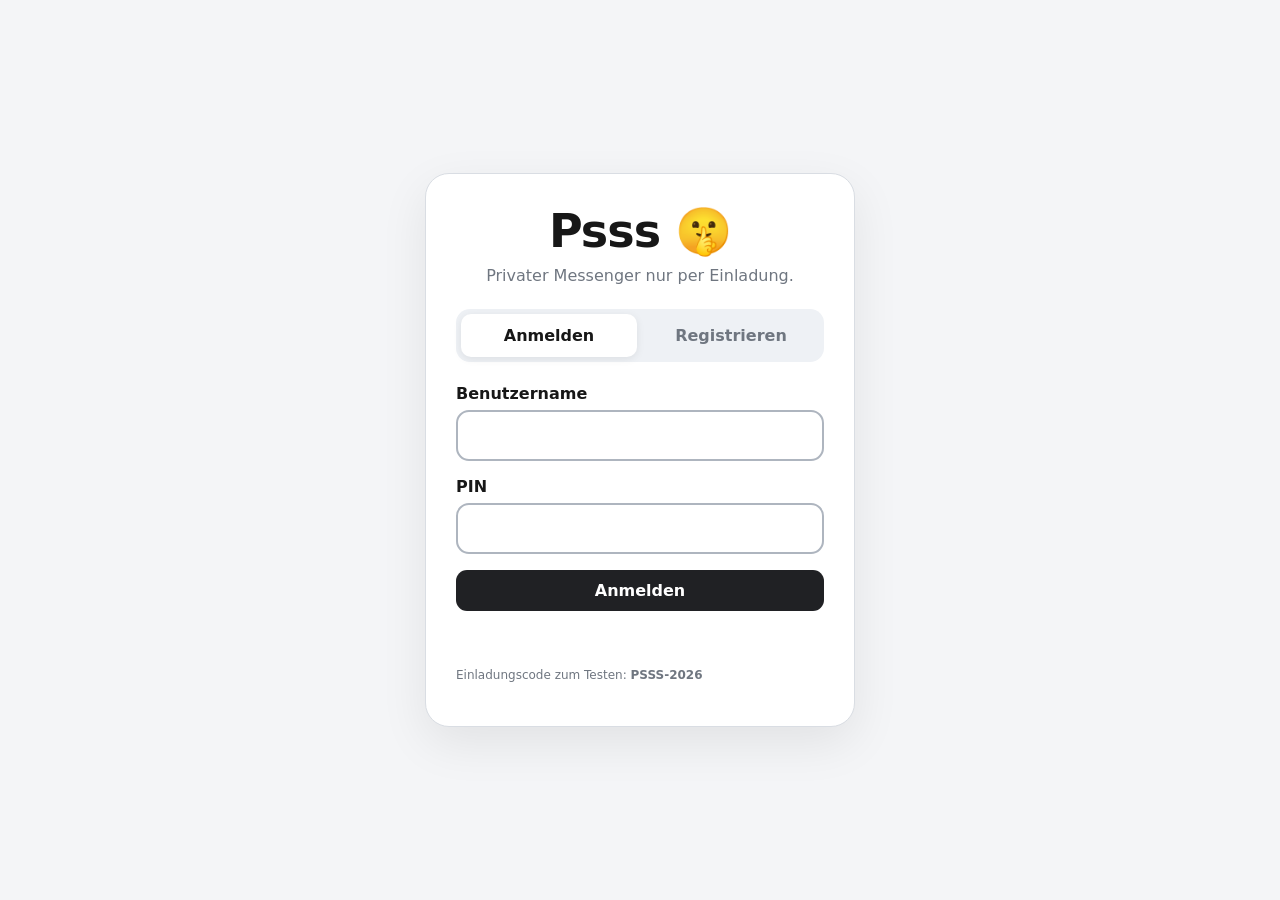
<file: index-1.html>
<!doctype html>
<html lang="de">
<head>
<meta charset="utf-8">
<meta name="viewport" content="width=device-width,initial-scale=1,viewport-fit=cover">
<meta name="theme-color" content="#111111">
<title>Psss 🤫</title>
<style>
:root{
  --bg:#f4f5f7;
  --panel:#ffffff;
  --text:#171717;
  --muted:#6f7680;
  --line:#d9dde3;
  --accent:#202124;
  --soft:#eef1f5;
}
*{box-sizing:border-box}
html,body{
  margin:0;
  min-height:100%;
  font-family:system-ui,-apple-system,Segoe UI,Roboto,sans-serif;
  background:var(--bg);
  color:var(--text)
}
button,input{font:inherit}
button{cursor:pointer}
.hidden{display:none!important}

.page{
  min-height:100vh;
  display:grid;
  place-items:center;
  padding:24px
}
.auth-card{
  width:min(100%,430px);
  background:var(--panel);
  border:1px solid var(--line);
  border-radius:24px;
  padding:30px;
  box-shadow:0 16px 48px rgba(0,0,0,.08)
}
.brand{
  font-size:46px;
  font-weight:900;
  text-align:center;
  letter-spacing:-1px
}
.subtitle{
  text-align:center;
  color:var(--muted);
  margin:8px 0 24px
}
.tabs{
  display:grid;
  grid-template-columns:1fr 1fr;
  gap:6px;
  background:var(--soft);
  padding:5px;
  border-radius:14px;
  margin-bottom:22px
}
.tab{
  border:0;
  background:transparent;
  border-radius:10px;
  padding:12px;
  font-weight:800;
  color:var(--muted)
}
.tab.active{
  background:#fff;
  color:var(--text);
  box-shadow:0 2px 8px rgba(0,0,0,.08)
}
.form{
  display:grid;
  gap:16px
}
label{
  display:grid;
  gap:7px;
  font-weight:750
}
input{
  width:100%;
  padding:14px 15px;
  border:2px solid #aeb5bf;
  border-radius:13px;
  background:#fff;
  color:#111;
  outline:none
}
input:focus{
  border-color:var(--accent);
  box-shadow:0 0 0 3px rgba(32,33,36,.12)
}
.primary,.ghost,.side-actions button,.dialog-actions button{
  border:0;
  border-radius:11px;
  padding:11px 14px;
  font-weight:800
}
.primary{
  background:var(--accent);
  color:#fff
}
.ghost{
  background:transparent;
  color:var(--text);
  border:1px solid var(--line)
}
.status{
  min-height:24px;
  text-align:center;
  color:#b42318
}
.hint{
  font-size:12px;
  color:var(--muted);
  line-height:1.4
}
.topbar{
  height:70px;
  background:#fff;
  border-bottom:1px solid var(--line);
  display:flex;
  align-items:center;
  justify-content:space-between;
  padding:0 18px
}
.topbar-title{
  display:grid
}
.topbar-title small{
  color:var(--muted)
}
.app-grid{
  display:grid;
  grid-template-columns:320px 1fr;
  height:calc(100vh - 70px)
}
.sidebar{
  background:#fff;
  border-right:1px solid var(--line);
  overflow:auto
}
.side-head{
  padding:16px
}
.side-head h2{
  margin:0 0 10px
}
.side-actions{
  display:flex;
  gap:8px;
  flex-wrap:wrap
}
.side-actions button{
  background:var(--accent);
  color:#fff
}
.chat-list{
  border-top:1px solid var(--line)
}
.chat-item{
  padding:14px 16px;
  border-bottom:1px solid var(--line);
  cursor:pointer
}
.chat-item:hover,.chat-item.active{
  background:#f0f2f5
}
.chat-item strong{
  display:block
}
.meta{
  font-size:12px;
  color:var(--muted);
  margin-top:4px
}
.chat-area{
  min-width:0
}
.empty{
  height:100%;
  display:grid;
  place-content:center;
  text-align:center;
  color:var(--muted);
  padding:24px
}
.empty h2{
  margin:4px 0;
  color:var(--text)
}
.empty-emoji{
  font-size:56px
}
.chat-panel{
  height:100%;
  display:grid;
  grid-template-rows:auto 1fr auto
}
.chat-head{
  padding:14px 18px;
  background:#fff;
  border-bottom:1px solid var(--line)
}
.chat-head h2{
  margin:0
}
.chat-head small{
  color:var(--muted)
}
.messages{
  overflow:auto;
  padding:18px;
  display:flex;
  flex-direction:column;
  gap:10px
}
.message{
  max-width:76%;
  padding:10px 13px;
  border-radius:17px;
  background:#e5e7eb
}
.message.mine{
  align-self:flex-end;
  background:var(--accent);
  color:#fff
}
.sender{
  font-size:11px;
  font-weight:800;
  margin-bottom:3px
}
.time{
  font-size:10px;
  opacity:.65;
  text-align:right;
  margin-top:4px
}
.composer{
  display:grid;
  grid-template-columns:1fr 50px;
  gap:10px;
  padding:12px;
  background:#fff;
  border-top:1px solid var(--line)
}
.send{
  border:0;
  border-radius:50%;
  background:var(--accent);
  color:#fff;
  font-size:20px
}
dialog{
  border:0;
  border-radius:18px;
  padding:0
}
dialog::backdrop{
  background:rgba(0,0,0,.55)
}
.dialog-form{
  padding:22px;
  min-width:min(380px,86vw);
  display:grid;
  gap:14px
}
.dialog-actions{
  display:flex;
  justify-content:flex-end;
  gap:8px
}
.dialog-actions button{
  background:var(--soft)
}
.dialog-actions .primary{
  background:var(--accent);
  color:#fff
}
@media(max-width:760px){
  .app-grid{
    grid-template-columns:1fr;
    height:auto
  }
  .sidebar{
    border-right:0;
    border-bottom:1px solid var(--line);
    max-height:42vh
  }
  .chat-area{
    height:50vh
  }
}
</style>
</head>
<body>

<div id="authPage" class="page">
  <section class="auth-card">
    <div class="brand">Psss 🤫</div>
    <p class="subtitle">Privater Messenger nur per Einladung.</p>

    <div class="tabs">
      <button id="loginTab" class="tab active" type="button">Anmelden</button>
      <button id="registerTab" class="tab" type="button">Registrieren</button>
    </div>

    <form id="loginForm" class="form">
      <label>Benutzername
        <input id="loginUser" required autocomplete="username">
      </label>
      <label>PIN
        <input id="loginPin" type="password" inputmode="numeric" minlength="4" maxlength="8" required>
      </label>
      <button class="primary" type="submit">Anmelden</button>
    </form>

    <form id="registerForm" class="form hidden">
      <label>Dein Name
        <input id="displayName" required maxlength="40">
      </label>
      <label>Benutzername
        <input id="registerUser" required maxlength="24">
      </label>
      <label>PIN
        <input id="registerPin" type="password" inputmode="numeric" minlength="4" maxlength="8" required>
      </label>
      <label>Einladungscode
        <input id="inviteCode" value="PSSS-2026" required>
      </label>
      <button class="primary" type="submit">Registrieren</button>
    </form>

    <p id="status" class="status"></p>
    <p class="hint">Einladungscode zum Testen: <strong>PSSS-2026</strong></p>
  </section>
</div>

<div id="appPage" class="hidden">
  <header class="topbar">
    <div class="topbar-title">
      <strong>Psss 🤫</strong>
      <small id="me"></small>
    </div>
    <button id="logoutBtn" class="ghost" type="button">Abmelden</button>
  </header>

  <div class="app-grid">
    <aside class="sidebar">
      <div class="side-head">
        <h2>Chats</h2>
        <div class="side-actions">
          <button id="friendBtn" type="button">+ Freund</button>
          <button id="groupBtn" type="button">+ Gruppe</button>
        </div>
      </div>
      <div id="chatList" class="chat-list"></div>
    </aside>

    <main class="chat-area">
      <div id="emptyChat" class="empty">
        <div class="empty-emoji">🤫</div>
        <h2>Wähle einen Chat</h2>
        <p>Oder erstelle eine Gruppe.</p>
      </div>

      <section id="chatPanel" class="chat-panel hidden">
        <div class="chat-head">
          <div>
            <h2 id="chatTitle"></h2>
            <small id="chatMeta"></small>
          </div>
        </div>

        <div id="messages" class="messages"></div>

        <form id="messageForm" class="composer">
          <input id="messageInput" maxlength="500" placeholder="Nachricht schreiben …">
          <button type="submit" class="send">➤</button>
        </form>
      </section>
    </main>
  </div>
</div>

<dialog id="friendDialog">
  <form method="dialog" class="dialog-form">
    <h3>Freund hinzufügen</h3>
    <label>Name
      <input id="friendName" required maxlength="40">
    </label>
    <div class="dialog-actions">
      <button value="cancel" type="submit">Abbrechen</button>
      <button id="saveFriendBtn" type="button" class="primary">Hinzufügen</button>
    </div>
  </form>
</dialog>

<dialog id="groupDialog">
  <form method="dialog" class="dialog-form">
    <h3>Gruppe erstellen</h3>
    <label>Gruppenname
      <input id="groupName" required maxlength="50">
    </label>
    <label>Mitglieder
      <input id="groupMembers" placeholder="z. B. Steffi, Martin">
    </label>
    <p class="hint">Mehrere Namen mit Komma trennen.</p>
    <div class="dialog-actions">
      <button value="cancel" type="submit">Abbrechen</button>
      <button id="saveGroupBtn" type="button" class="primary">Erstellen</button>
    </div>
  </form>
</dialog>

<script>
const $=s=>document.querySelector(s),$$=s=>[...document.querySelectorAll(s)];
const get=(k,f)=>{try{return JSON.parse(localStorage.getItem(k))??f}catch{return f}};
const set=(k,v)=>localStorage.setItem(k,JSON.stringify(v));
let currentUser=null,activeChat=null;

const users=()=>get("psss_one_users",[]);
const chats=()=>get(`psss_one_chats_${currentUser}`,[]);
const saveChats=v=>set(`psss_one_chats_${currentUser}`,v);
const messages=id=>get(`psss_one_messages_${currentUser}_${id}`,[]);
const saveMessages=(id,v)=>set(`psss_one_messages_${currentUser}_${id}`,v);

function esc(s){
  const d=document.createElement("div");
  d.textContent=s;
  return d.innerHTML;
}

function setTab(which){
  const login=which==="login";
  $("#loginForm").classList.toggle("hidden",!login);
  $("#registerForm").classList.toggle("hidden",login);
  $("#loginTab").classList.toggle("active",login);
  $("#registerTab").classList.toggle("active",!login);
  $("#status").textContent="";
  $("#status").style.color="#b42318";
}
$("#loginTab").onclick=()=>setTab("login");
$("#registerTab").onclick=()=>setTab("register");

$("#registerForm").onsubmit=e=>{
  e.preventDefault();

  const displayName=$("#displayName").value.trim();
  const username=$("#registerUser").value.trim().toLowerCase();
  const pin=$("#registerPin").value.trim();
  const invite=$("#inviteCode").value.trim();

  if(invite!=="PSSS-2026")
    return $("#status").textContent="Einladungscode ist falsch.";

  if(!/^[a-z0-9._-]{3,24}$/i.test(username))
    return $("#status").textContent="Benutzername: 3–24 Zeichen.";

  if(!/^\d{4,8}$/.test(pin))
    return $("#status").textContent="PIN: 4–8 Ziffern.";

  const list=users();

  if(list.some(u=>u.username===username))
    return $("#status").textContent="Benutzername ist bereits vergeben.";

  list.push({displayName,username,pin});
  set("psss_one_users",list);

  $("#loginUser").value=username;
  $("#loginPin").value=pin;
  setTab("login");
  $("#status").style.color="#16803a";
  $("#status").textContent="Registrierung erfolgreich. Jetzt anmelden.";
};

$("#loginForm").onsubmit=e=>{
  e.preventDefault();

  const username=$("#loginUser").value.trim().toLowerCase();
  const pin=$("#loginPin").value.trim();

  const user=users().find(
    u=>u.username===username && u.pin===pin
  );

  if(!user){
    $("#status").style.color="#b42318";
    return $("#status").textContent="Benutzername oder PIN ist falsch.";
  }

  login(user);
};

function login(user){
  currentUser=user.username;
  set("psss_one_session",currentUser);

  $("#authPage").classList.add("hidden");
  $("#appPage").classList.remove("hidden");
  $("#me").textContent=user.displayName||user.username;

  if(!chats().length){
    saveChats([
      {
        id:crypto.randomUUID(),
        type:"friend",
        name:"Testfreund",
        members:["Testfreund"]
      },
      {
        id:crypto.randomUUID(),
        type:"group",
        name:"Testgruppe",
        members:[user.displayName||user.username,"Steffi","Martin"]
      }
    ]);
  }

  renderChats();
}

$("#logoutBtn").onclick=()=>{
  localStorage.removeItem("psss_one_session");
  location.reload();
};

function renderChats(){
  $("#chatList").innerHTML=chats().map(c=>`
    <div class="chat-item ${activeChat===c.id?"active":""}" data-id="${c.id}">
      <strong>${esc(c.name)}</strong>
      <div class="meta">
        ${c.type==="group" ? `Gruppe · ${c.members.length} Mitglieder` : "Einzelchat"}
      </div>
    </div>
  `).join("");

  $$(".chat-item").forEach(
    el=>el.onclick=()=>openChat(el.dataset.id)
  );
}

function openChat(id){
  activeChat=id;

  const chat=chats().find(c=>c.id===id);

  $("#emptyChat").classList.add("hidden");
  $("#chatPanel").classList.remove("hidden");
  $("#chatTitle").textContent=chat.name;
  $("#chatMeta").textContent=
    chat.type==="group"
      ? chat.members.join(", ")
      : "Einzelchat";

  renderMessages();
  renderChats();
}

function renderMessages(){
  const chat=chats().find(c=>c.id===activeChat);

  $("#messages").innerHTML=messages(activeChat).map(m=>`
    <div class="message ${m.mine?"mine":""}">
      ${
        chat?.type==="group"
          ? `<div class="sender">${esc(m.sender||"")}</div>`
          : ""
      }
      <div>${esc(m.text)}</div>
      <div class="time">${esc(m.time)}</div>
    </div>
  `).join("");

  $("#messages").scrollTop=$("#messages").scrollHeight;
}

$("#messageForm").onsubmit=e=>{
  e.preventDefault();

  const text=$("#messageInput").value.trim();

  if(!text || !activeChat) return;

  const list=messages(activeChat);
  const me=users().find(u=>u.username===currentUser);

  list.push({
    text,
    mine:true,
    sender:me?.displayName||currentUser,
    time:new Date().toLocaleTimeString(
      "de-DE",
      {hour:"2-digit",minute:"2-digit"}
    )
  });

  saveMessages(activeChat,list);
  $("#messageInput").value="";
  renderMessages();
};

$("#friendBtn").onclick=()=>{
  $("#friendDialog").showModal();
};

$("#saveFriendBtn").onclick=()=>{
  const name=$("#friendName").value.trim();

  if(!name) return;

  const list=chats();

  list.push({
    id:crypto.randomUUID(),
    type:"friend",
    name,
    members:[name]
  });

  saveChats(list);
  $("#friendName").value="";
  $("#friendDialog").close();
  renderChats();
};

$("#groupBtn").onclick=()=>{
  $("#groupDialog").showModal();
};

$("#saveGroupBtn").onclick=()=>{
  const name=$("#groupName").value.trim();

  if(!name) return;

  const me=users().find(u=>u.username===currentUser);
  const myName=me?.displayName||currentUser;

  const members=$("#groupMembers").value
    .split(",")
    .map(x=>x.trim())
    .filter(Boolean);

  if(!members.includes(myName))
    members.unshift(myName);

  const list=chats();

  list.push({
    id:crypto.randomUUID(),
    type:"group",
    name,
    members
  });

  saveChats(list);

  $("#groupName").value="";
  $("#groupMembers").value="";
  $("#groupDialog").close();
  renderChats();
};

const session=get("psss_one_session",null);

if(session){
  const user=users().find(u=>u.username===session);
  if(user) login(user);
}
</script>
</body>
</html>
</file>
